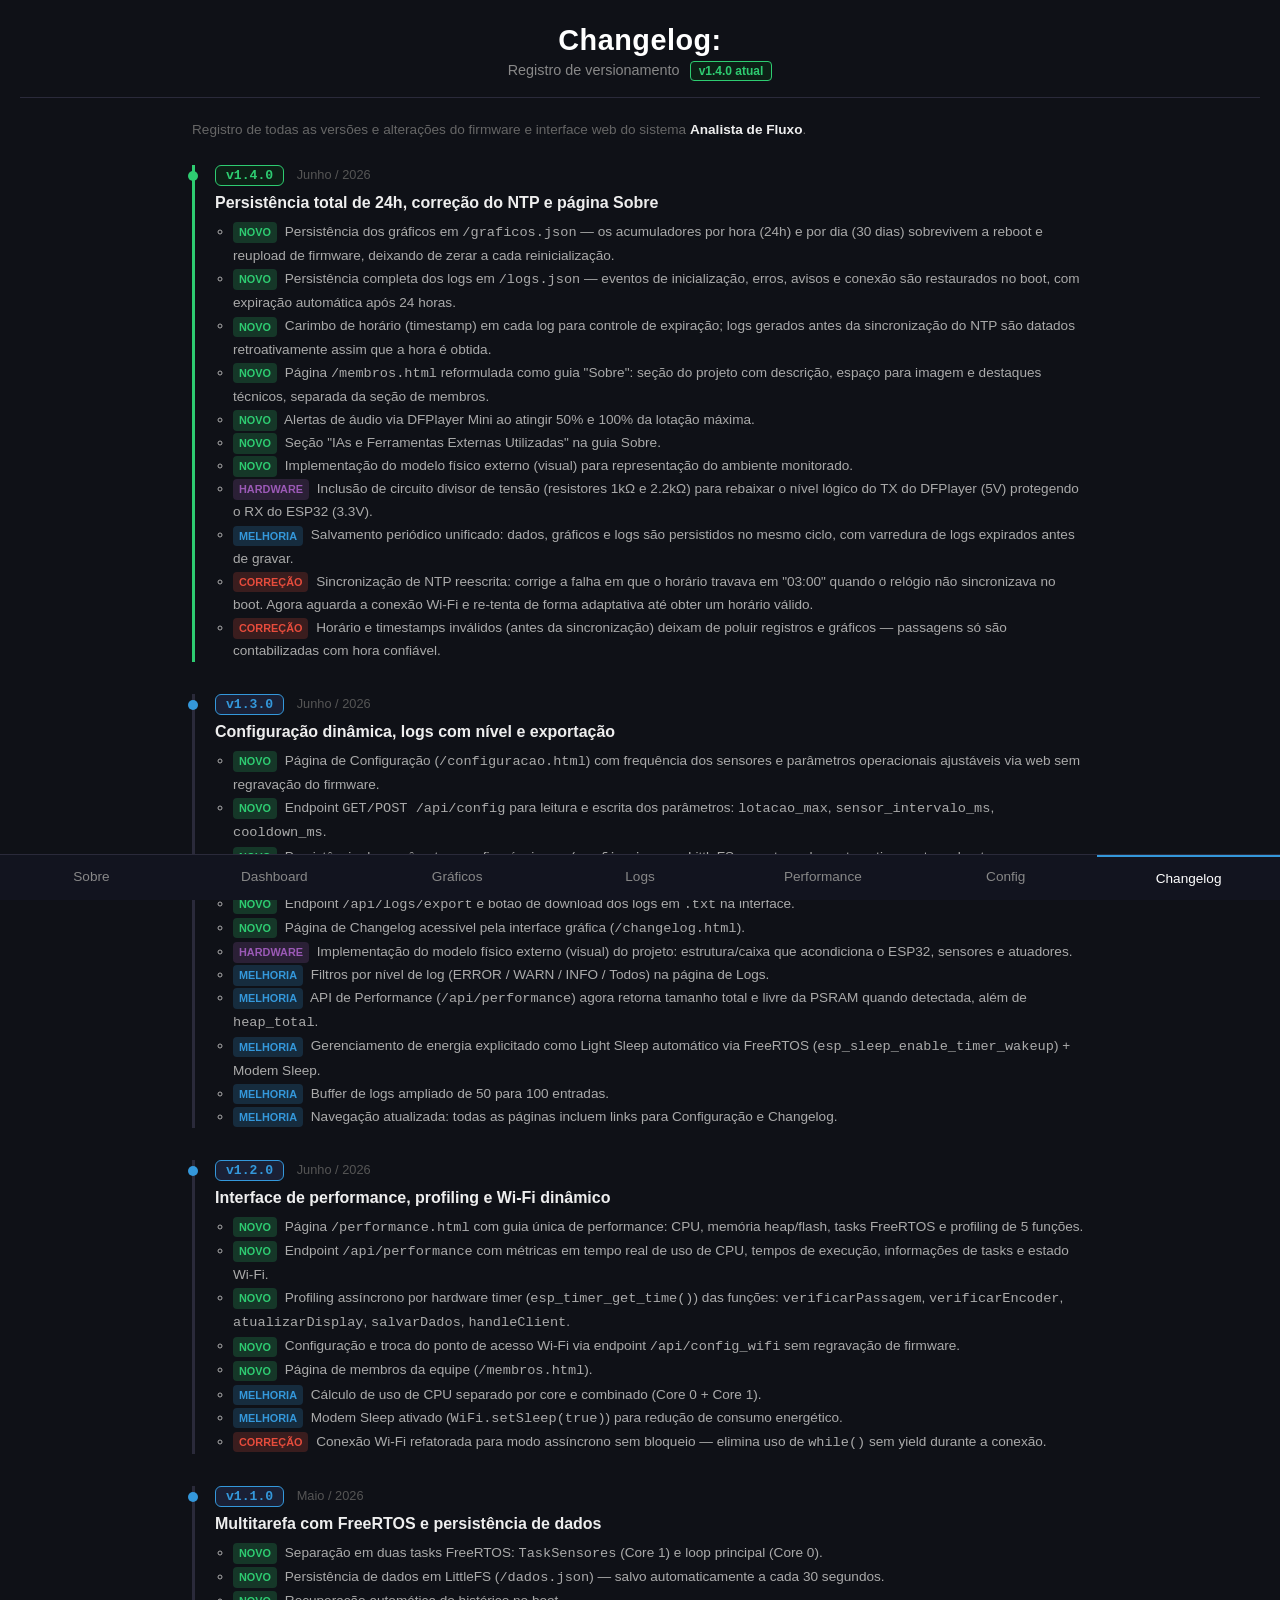
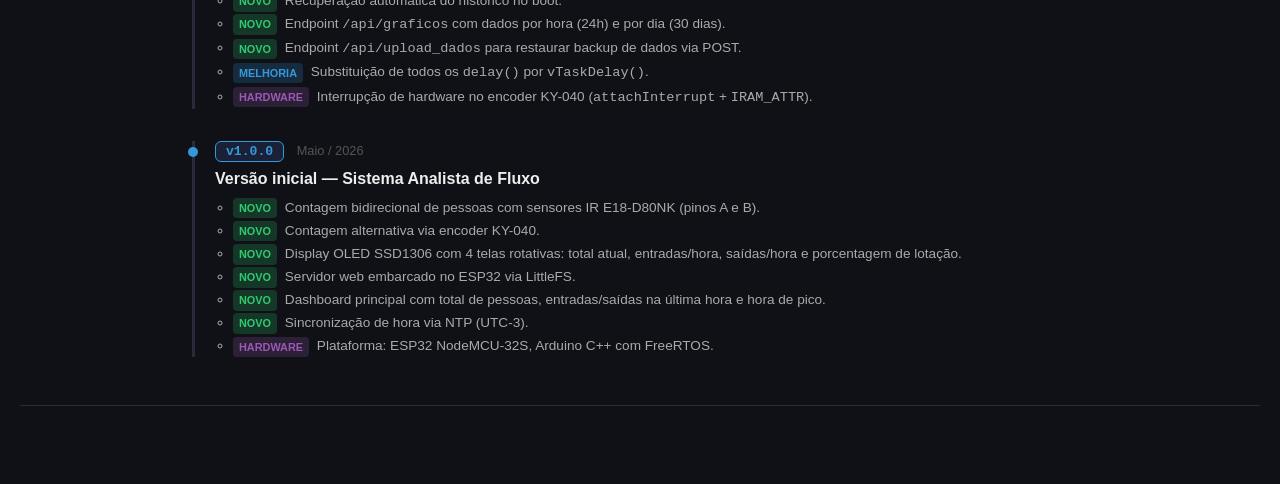
<file: meu_projeto/data/changelog.html>
<!DOCTYPE html>
<html lang="pt-BR">
<head>
  <meta charset="UTF-8">
  <meta name="viewport" content="width=device-width, initial-scale=1.0">
  <title>Changelog</title>
  <link rel="stylesheet" href="style.css">
  <style>
    .changelog-lista { list-style: none; padding: 0; margin: 0; }
    .changelog-entrada {
      border-left: 3px solid #2a2a3a; padding-left: 20px; margin-bottom: 32px;
      position: relative;
    }
    .changelog-entrada::before {
      content: ''; width: 10px; height: 10px; border-radius: 50%;
      background: #3498db; position: absolute; left: -7px; top: 6px;
    }
    .changelog-entrada.atual::before { background: #2ecc71; }
    .changelog-entrada.atual { border-left-color: #2ecc71; }
    .changelog-versao {
      display: inline-block; background: #1a2035; color: #3498db;
      border: 1px solid #3498db; border-radius: 6px;
      padding: 2px 10px; font-size: 0.82rem; font-weight: 700;
      margin-right: 8px; font-family: monospace;
    }
    .changelog-versao.atual { background: #0d2016; color: #2ecc71; border-color: #2ecc71; }
    .changelog-data { color: #555; font-size: 0.8rem; }
    .changelog-titulo { color: #eee; font-size: 1rem; font-weight: 600; margin: 8px 0 4px; }
    .changelog-itens { padding-left: 18px; margin: 8px 0 0; }
    .changelog-itens li { color: #aaa; font-size: 0.85rem; line-height: 1.7; }
    .badge-tipo {
      display: inline-block; font-size: 0.68rem; font-weight: 700;
      padding: 1px 6px; border-radius: 4px; margin-right: 4px;
      vertical-align: middle;
    }
    .badge-tipo.novo      { background: rgba(46,204,113,0.2);  color: #2ecc71; }
    .badge-tipo.melhoria  { background: rgba(52,152,219,0.2);  color: #3498db; }
    .badge-tipo.correcao  { background: rgba(231,76,60,0.2);   color: #e74c3c; }
    .badge-tipo.hardware  { background: rgba(155,89,182,0.2);  color: #9b59b6; }
    .versao-atual-badge {
      display: inline-block; background: #0d2016; color: #2ecc71;
      border: 1px solid #2ecc71; border-radius: 4px; padding: 2px 8px;
      font-size: 0.75rem; font-weight: 700; margin-left: 10px; vertical-align: middle;
    }
  </style>
</head>
<body>

  <header>
    <h1>Changelog:</h1>
    <p class="subtitle">Registro de versionamento<span class="versao-atual-badge">v1.4.0 atual</span></p>
  </header>

  <hr class="divisor">

  <section style="max-width: 70%; margin: 0 auto 48px;">
    <p style="color:#666; font-size:0.85rem; margin-bottom: 28px;">
      Registro de todas as versões e alterações do firmware e interface web do sistema <strong style="color:#eee;">Analista de Fluxo</strong>.
    </p>

    <ul class="changelog-lista">

      <!-- v1.4.0 — versão atual -->
      <li class="changelog-entrada atual">
        <span class="changelog-versao atual">v1.4.0</span>
        <span class="changelog-data">Junho / 2026</span>
        <div class="changelog-titulo">Persistência total de 24h, correção do NTP e página Sobre</div>
        <ul class="changelog-itens">
          <li><span class="badge-tipo novo">NOVO</span> Persistência dos gráficos em <code>/graficos.json</code> — os acumuladores por hora (24h) e por dia (30 dias) sobrevivem a reboot e reupload de firmware, deixando de zerar a cada reinicialização.</li>
          <li><span class="badge-tipo novo">NOVO</span> Persistência completa dos logs em <code>/logs.json</code> — eventos de inicialização, erros, avisos e conexão são restaurados no boot, com expiração automática após 24 horas.</li>
          <li><span class="badge-tipo novo">NOVO</span> Carimbo de horário (timestamp) em cada log para controle de expiração; logs gerados antes da sincronização do NTP são datados retroativamente assim que a hora é obtida.</li>
          <li><span class="badge-tipo novo">NOVO</span> Página <code>/membros.html</code> reformulada como guia "Sobre": seção do projeto com descrição, espaço para imagem e destaques técnicos, separada da seção de membros.</li>
          <li><span class="badge-tipo novo">NOVO</span> Alertas de áudio via DFPlayer Mini ao atingir 50% e 100% da lotação máxima.</li>
          <li><span class="badge-tipo novo">NOVO</span> Seção "IAs e Ferramentas Externas Utilizadas" na guia Sobre.</li>
          <li><span class="badge-tipo novo">NOVO</span> Implementação do modelo físico externo (visual) para representação do ambiente monitorado.</li>
          <li><span class="badge-tipo hardware">HARDWARE</span> Inclusão de circuito divisor de tensão (resistores 1kΩ e 2.2kΩ) para rebaixar o nível lógico do TX do DFPlayer (5V) protegendo o RX do ESP32 (3.3V).</li> 
          <li><span class="badge-tipo melhoria">MELHORIA</span> Salvamento periódico unificado: dados, gráficos e logs são persistidos no mesmo ciclo, com varredura de logs expirados antes de gravar.</li>
          <li><span class="badge-tipo correcao">CORREÇÃO</span> Sincronização de NTP reescrita: corrige a falha em que o horário travava em "03:00" quando o relógio não sincronizava no boot. Agora aguarda a conexão Wi-Fi e re-tenta de forma adaptativa até obter um horário válido.</li>
          <li><span class="badge-tipo correcao">CORREÇÃO</span> Horário e timestamps inválidos (antes da sincronização) deixam de poluir registros e gráficos — passagens só são contabilizadas com hora confiável.</li>
        </ul>
      </li>

      <!-- v1.3.0 -->
      <li class="changelog-entrada">
        <span class="changelog-versao">v1.3.0</span>
        <span class="changelog-data">Junho / 2026</span>
        <div class="changelog-titulo">Configuração dinâmica, logs com nível e exportação</div>
        <ul class="changelog-itens">
          <li><span class="badge-tipo novo">NOVO</span> Página de Configuração (<code>/configuracao.html</code>) com frequência dos sensores e parâmetros operacionais ajustáveis via web sem regravação do firmware.</li>
          <li><span class="badge-tipo novo">NOVO</span> Endpoint <code>GET/POST /api/config</code> para leitura e escrita dos parâmetros: <code>lotacao_max</code>, <code>sensor_intervalo_ms</code>, <code>cooldown_ms</code>.</li>
          <li><span class="badge-tipo novo">NOVO</span> Persistência dos parâmetros configuráveis em <code>/config.json</code> no LittleFS — restaurados automaticamente no boot.</li>
          <li><span class="badge-tipo novo">NOVO</span> Logs com classificação por nível: <strong>ERROR</strong>, <strong>WARN</strong>, <strong>INFO</strong>.</li>
          <li><span class="badge-tipo novo">NOVO</span> Endpoint <code>/api/logs/export</code> e botão de download dos logs em <code>.txt</code> na interface.</li>
          <li><span class="badge-tipo novo">NOVO</span> Página de Changelog acessível pela interface gráfica (<code>/changelog.html</code>).</li>
          <li><span class="badge-tipo hardware">HARDWARE</span> Implementação do modelo físico externo (visual) do projeto: estrutura/caixa que acondiciona o ESP32, sensores e atuadores.</li>
          <li><span class="badge-tipo melhoria">MELHORIA</span> Filtros por nível de log (ERROR / WARN / INFO / Todos) na página de Logs.</li>
          <li><span class="badge-tipo melhoria">MELHORIA</span> API de Performance (<code>/api/performance</code>) agora retorna tamanho total e livre da PSRAM quando detectada, além de <code>heap_total</code>.</li>
          <li><span class="badge-tipo melhoria">MELHORIA</span> Gerenciamento de energia explicitado como Light Sleep automático via FreeRTOS (<code>esp_sleep_enable_timer_wakeup</code>) + Modem Sleep.</li>
          <li><span class="badge-tipo melhoria">MELHORIA</span> Buffer de logs ampliado de 50 para 100 entradas.</li>
          <li><span class="badge-tipo melhoria">MELHORIA</span> Navegação atualizada: todas as páginas incluem links para Configuração e Changelog.</li>
        </ul>
      </li>

      <!-- v1.2.0 -->
      <li class="changelog-entrada">
        <span class="changelog-versao">v1.2.0</span>
        <span class="changelog-data">Junho / 2026</span>
        <div class="changelog-titulo">Interface de performance, profiling e Wi-Fi dinâmico</div>
        <ul class="changelog-itens">
          <li><span class="badge-tipo novo">NOVO</span> Página <code>/performance.html</code> com guia única de performance: CPU, memória heap/flash, tasks FreeRTOS e profiling de 5 funções.</li>
          <li><span class="badge-tipo novo">NOVO</span> Endpoint <code>/api/performance</code> com métricas em tempo real de uso de CPU, tempos de execução, informações de tasks e estado Wi-Fi.</li>
          <li><span class="badge-tipo novo">NOVO</span> Profiling assíncrono por hardware timer (<code>esp_timer_get_time()</code>) das funções: <code>verificarPassagem</code>, <code>verificarEncoder</code>, <code>atualizarDisplay</code>, <code>salvarDados</code>, <code>handleClient</code>.</li>
          <li><span class="badge-tipo novo">NOVO</span> Configuração e troca do ponto de acesso Wi-Fi via endpoint <code>/api/config_wifi</code> sem regravação de firmware.</li>
          <li><span class="badge-tipo novo">NOVO</span> Página de membros da equipe (<code>/membros.html</code>).</li>
          <li><span class="badge-tipo melhoria">MELHORIA</span> Cálculo de uso de CPU separado por core e combinado (Core 0 + Core 1).</li>
          <li><span class="badge-tipo melhoria">MELHORIA</span> Modem Sleep ativado (<code>WiFi.setSleep(true)</code>) para redução de consumo energético.</li>
          <li><span class="badge-tipo correcao">CORREÇÃO</span> Conexão Wi-Fi refatorada para modo assíncrono sem bloqueio — elimina uso de <code>while()</code> sem yield durante a conexão.</li>
        </ul>
      </li>

      <!-- v1.1.0 -->
      <li class="changelog-entrada">
        <span class="changelog-versao">v1.1.0</span>
        <span class="changelog-data">Maio / 2026</span>
        <div class="changelog-titulo">Multitarefa com FreeRTOS e persistência de dados</div>
        <ul class="changelog-itens">
          <li><span class="badge-tipo novo">NOVO</span> Separação em duas tasks FreeRTOS: <code>TaskSensores</code> (Core 1) e loop principal (Core 0).</li>
          <li><span class="badge-tipo novo">NOVO</span> Persistência de dados em LittleFS (<code>/dados.json</code>) — salvo automaticamente a cada 30 segundos.</li>
          <li><span class="badge-tipo novo">NOVO</span> Recuperação automática do histórico no boot.</li>
          <li><span class="badge-tipo novo">NOVO</span> Endpoint <code>/api/graficos</code> com dados por hora (24h) e por dia (30 dias).</li>
          <!--Se você digitar no navegador o IP do seu dispositivo seguido desse caminho (ex: 192.168.1.100/api/graficos), o ESP32 vai responder entregando um pacote de texto (geralmente em formato JSON) contendo todo o histórico de dados salvos nas últimas 24 horas e nos últimos 30 dias.-->
          <li><span class="badge-tipo novo">NOVO</span> Endpoint <code>/api/upload_dados</code> para restaurar backup de dados via POST.</li>
          <!--Esse é um guichê de recebimento. O método "POST" significa que um computador ou celular pode enviar um arquivo de backup para essa URL. O ESP32 vai pegar esse arquivo e restaurar o histórico antigo na memória dele.-->
          <li><span class="badge-tipo melhoria">MELHORIA</span> Substituição de todos os <code>delay()</code> por <code>vTaskDelay()</code>.</li>
          <li><span class="badge-tipo hardware">HARDWARE</span> Interrupção de hardware no encoder KY-040 (<code>attachInterrupt</code> + <code>IRAM_ATTR</code>).</li>
        </ul>
      </li>

      <!-- v1.0.0 -->
      <li class="changelog-entrada">
        <span class="changelog-versao">v1.0.0</span>
        <span class="changelog-data">Maio / 2026</span>
        <div class="changelog-titulo">Versão inicial — Sistema Analista de Fluxo</div>
        <ul class="changelog-itens">
          <li><span class="badge-tipo novo">NOVO</span> Contagem bidirecional de pessoas com sensores IR E18-D80NK (pinos A e B).</li>
          <li><span class="badge-tipo novo">NOVO</span> Contagem alternativa via encoder KY-040.</li>
          <li><span class="badge-tipo novo">NOVO</span> Display OLED SSD1306 com 4 telas rotativas: total atual, entradas/hora, saídas/hora e porcentagem de lotação.</li>
          <li><span class="badge-tipo novo">NOVO</span> Servidor web embarcado no ESP32 via LittleFS.</li>
          <li><span class="badge-tipo novo">NOVO</span> Dashboard principal com total de pessoas, entradas/saídas na última hora e hora de pico.</li>
          <li><span class="badge-tipo novo">NOVO</span> Sincronização de hora via NTP (UTC-3).</li>
          <li><span class="badge-tipo hardware">HARDWARE</span> Plataforma: ESP32 NodeMCU-32S, Arduino C++ com FreeRTOS.</li>
        </ul>
      </li>

    </ul>
  </section>

  <nav class="navegacao">
    <a href="/membros.html">Sobre</a>
    <a href="/">Dashboard</a>
    <a href="/graficos.html">Gráficos</a>
    <a href="/logs.html">Logs</a>
    <a href="/performance.html">Performance</a>
    <a href="/configuracao.html">Config</a>
    <a href="/changelog.html" class="ativo">Changelog</a>
  </nav>

  <hr class="divisor">

</body>
</html>
</file>
<file: meu_projeto/data/style.css>
/* ============================================================
   RESET E BASE
   ============================================================ */
* {
  margin: 0;
  padding: 0;
  box-sizing: border-box;
}

body {
  font-family: 'Segoe UI', Tahoma, Geneva, Verdana, sans-serif;
  background-color: #0f1117;
  color: #e0e0e0;
  min-height: 100vh;
  padding-bottom: 80px; /* espaço para a nav fixa */
}

/* ============================================================
   HEADER
   ============================================================ */
header {
  padding: 24px 20px 16px;
  text-align: center;
}

header h1 {
  font-size: 1.8rem;
  font-weight: 700;
  color: #ffffff;
  letter-spacing: 0.5px;
}

.subtitle {
  font-size: 0.9rem;
  color: #888;
  margin-top: 4px;
}

/* ============================================================
   DIVISOR
   ============================================================ */
.divisor {
  border: none;
  border-top: 1px solid #2a2a3a;
  margin: 0 20px 24px;
}

/* ============================================================
   AVISO DE LOTAÇÃO
   ============================================================ */
.aviso-lotacao {
  background-color: #e74c3c;
  color: #fff;
  text-align: center;
  font-weight: 600;
  padding: 12px 20px;
  margin: 0 20px 20px;
  border-radius: 8px;
  font-size: 1rem;
  animation: piscar 1s infinite;
}

.oculto {
  display: none;
}

@keyframes piscar {
  0%, 100% { 
    opacity: 1; 
  }
  50% { 
    opacity: 0.5; 
  }
}

/* ============================================================
   CARDS — DASHBOARD
   ============================================================ */
.cards {
  display: grid;
  grid-template-columns: repeat(auto-fit, minmax(200px, 1fr));
  gap: 16px;
  padding: 0 20px 24px;
}

.card {
  background-color: #1a1d2e;
  border: 1px solid #2a2a3a;
  border-radius: 12px;
  padding: 20px;
  display: flex;
  flex-direction: column;
  gap: 8px;
}

.card-label {
  font-size: 0.8rem;
  color: #888;
  text-transform: uppercase;
  letter-spacing: 0.5px;
}

.card-valor {
  font-size: 2.2rem;
  font-weight: 700;
  color: #ffffff;
}

/* ============================================================
   BARRA DE PROGRESSO
   ============================================================ */
.barra-fundo {
  width: 100%;
  height: 8px;
  background-color: #2a2a3a;
  border-radius: 4px;
  overflow: hidden;
  margin-top: 4px;
}

.barra-progresso {
  height: 100%;
  width: 0%;
  border-radius: 4px;
  transition: width 0.5s ease, background-color 0.5s ease;
}

/* ============================================================
   GRÁFICOS
   ============================================================ */
.grafico-secao {
  padding: 0 20px 24px;
}

.grafico-secao h2 {
  font-size: 1.1rem;
  font-weight: 600;
  color: #ffffff;
  margin-bottom: 4px;
}

.grafico-descricao {
  font-size: 0.8rem;
  color: #888;
  margin-bottom: 16px;
}

.grafico-container {
  background-color: #1a1d2e;
  border: 1px solid #2a2a3a;
  border-radius: 12px;
  padding: 20px;
}

/* ============================================================
   LOGS
   ============================================================ */
.log-secao {
  padding: 0 20px 24px;
}

.log-header {
  display: flex;
  align-items: center;
  justify-content: space-between;
  margin-bottom: 4px;
}

.log-header h2 {
  font-size: 1.1rem;
  font-weight: 600;
  color: #ffffff;
}

.log-contador {
  font-size: 0.75rem;
  color: #888;
  background-color: #2a2a3a;
  padding: 3px 10px;
  border-radius: 20px;
}

.log-container {
  background-color: #1a1d2e;
  border: 1px solid #2a2a3a;
  border-radius: 12px;
  padding: 12px 16px;
  max-height: 300px;
  overflow-y: auto;
}

.log-linha {
  font-size: 0.82rem;
  font-family: 'Courier New', monospace;
  color: #b0b0c0;
  padding: 6px 0;
  border-bottom: 1px solid #2a2a3a;
  line-height: 1.4;
}

.log-linha:last-child {
  border-bottom: none;
}

.log-vazio {
  font-size: 0.85rem;
  color: #555;
  text-align: center;
  padding: 20px 0;
}

/* ============================================================
   TABELA DE HISTÓRICO
   ============================================================ */
.tabela-historico {
  width: 100%;
  border-collapse: collapse;
  font-size: 0.85rem;
}

.tabela-historico thead tr {
  background-color: #12141f;
}

.tabela-historico th {
  text-align: left;
  padding: 10px 12px;
  color: #888;
  font-weight: 600;
  font-size: 0.75rem;
  text-transform: uppercase;
  letter-spacing: 0.5px;
  border-bottom: 1px solid #2a2a3a;
}

.tabela-historico td {
  padding: 10px 12px;
  border-bottom: 1px solid #1e2030;
  color: #ccc;
}

.tabela-historico tbody tr:last-child td {
  border-bottom: none;
}

.linha-entrada {
  border-left: 3px solid #2ecc71;
}

.linha-saida {
  border-left: 3px solid #e74c3c;
}

/* ============================================================
   BADGES
   ============================================================ */
.badge {
  display: inline-block;
  padding: 3px 10px;
  border-radius: 20px;
  font-size: 0.75rem;
  font-weight: 600;
}

.badge-entrada {
  background-color: rgba(46, 204, 113, 0.15);
  color: #2ecc71;
}

.badge-saida {
  background-color: rgba(231, 76, 60, 0.15);
  color: #e74c3c;
}

/* ============================================================
   NAVEGAÇÃO FIXA
   ============================================================ */
.navegacao {
  position: fixed;
  bottom: 0;
  left: 0;
  right: 0;
  display: flex;
  background-color: #12141f;
  border-top: 1px solid #2a2a3a;
  z-index: 100;
}

.navegacao a {
  flex: 1;
  text-align: center;
  padding: 14px 0;
  color: #888;
  text-decoration: none;
  font-size: 0.85rem;
  font-weight: 500;
  transition: color 0.2s;
}

.navegacao a:hover {
  color: #ffffff;
}

.navegacao a.ativo {
  color: #ffffff;
  border-top: 2px solid #3498db;
}

/* ============================================================
   SCROLLBAR CUSTOMIZADA
   ============================================================ */
::-webkit-scrollbar {
  width: 6px;
}

::-webkit-scrollbar-track {
  background: #1a1d2e;
}

::-webkit-scrollbar-thumb {
  background: #2a2a3a;
  border-radius: 3px;
}

::-webkit-scrollbar-thumb:hover {
  background: #3a3a4a;
}

/* ============================================================
   RESPONSIVO
   ============================================================ */
@media (max-width: 480px) {
  header h1 {
    font-size: 1.4rem;
  }

  .card-valor {
    font-size: 1.8rem;
  }

  .cards {
    grid-template-columns: 1fr 1fr;
  }

  .tabela-historico th,
  .tabela-historico td {
    padding: 8px 8px;
    font-size: 0.78rem;
  }
}

/* ============================================================
   AJUSTES COMPLEMENTARES — PÁGINA DE MEMBROS
   ============================================================ */
.membro-card {
  align-items: center;
  text-align: center;
}

.membro-foto {
  width: 100px;
  height: 100px;
  border-radius: 50%;
  object-fit: cover;
  margin-bottom: 16px;
  border: 3px solid #3498db;
}

.membro-desc {
  font-size: 0.9rem;
  color: #ccc;
  line-height: 1.5;
  margin-bottom: 20px;
}

.membro-links {
  display: flex;
  gap: 16px;
}

.membro-links a {
  padding: 6px 12px;
  background-color: rgba(52, 152, 219, 0.1);
  color: #3498db;
  text-decoration: none;
  font-size: 0.85rem;
  font-weight: 600;
  border-radius: 6px;
  border: 1px solid rgba(52, 152, 219, 0.3);
  transition: all 0.2s ease;
}

.membro-links a:hover {
  background-color: #3498db;
  color: #ffffff;
}

/* ============================================================
   MEMBROS DA EQUIPE
   ============================================================ */
.membros-grid {
  display: grid;
  grid-template-columns: repeat(auto-fit, minmax(240px, 1fr));
  gap: 20px;
  padding: 0 20px 24px;
  max-width: 80%;
  margin: 0 auto;
}

.membro-card {
  background-color: #1a1d2e;
  border: 1px solid #2a2a3a;
  border-radius: 12px;
  padding: 24px;
  display: flex;
  flex-direction: column;
  align-items: center;
  text-align: center;
  transition: transform 0.2s ease, box-shadow 0.2s ease;
}

.membro-card:hover {
  transform: translateY(-5px);
  box-shadow: 0 8px 24px rgba(0, 0, 0, 0.5);
}

.membro-foto {
  width: 100px;
  height: 100px;
  border-radius: 50%;
  object-fit: cover;
  margin-bottom: 16px;
  border: 3px solid #3498db;
}

.membro-nome {
  font-size: 1.2rem;
  font-weight: 700;
  color: #ffffff;
  margin-bottom: 4px;
}

.membro-email {
  font-size: 0.85rem;
  color: #888;
  margin-bottom: 12px;
}

.membro-desc {
  font-size: 0.9rem;
  color: #ccc;
  line-height: 1.5;
  margin-bottom: 20px;
  flex-grow: 1; /* Faz os links ficarem alinhados na base se o texto variar de tamanho */
}

.membro-links {
  display: flex;
  gap: 16px;
}

.membro-links a {
  padding: 6px 12px;
  background-color: rgba(52, 152, 219, 0.1);
  color: #3498db;
  text-decoration: none;
  font-size: 0.85rem;
  font-weight: 600;
  border-radius: 6px;
  border: 1px solid rgba(52, 152, 219, 0.3);
  transition: all 0.2s ease;
}

.membro-links a:hover {
  background-color: #3498db;
  color: #ffffff;
}
</file>
